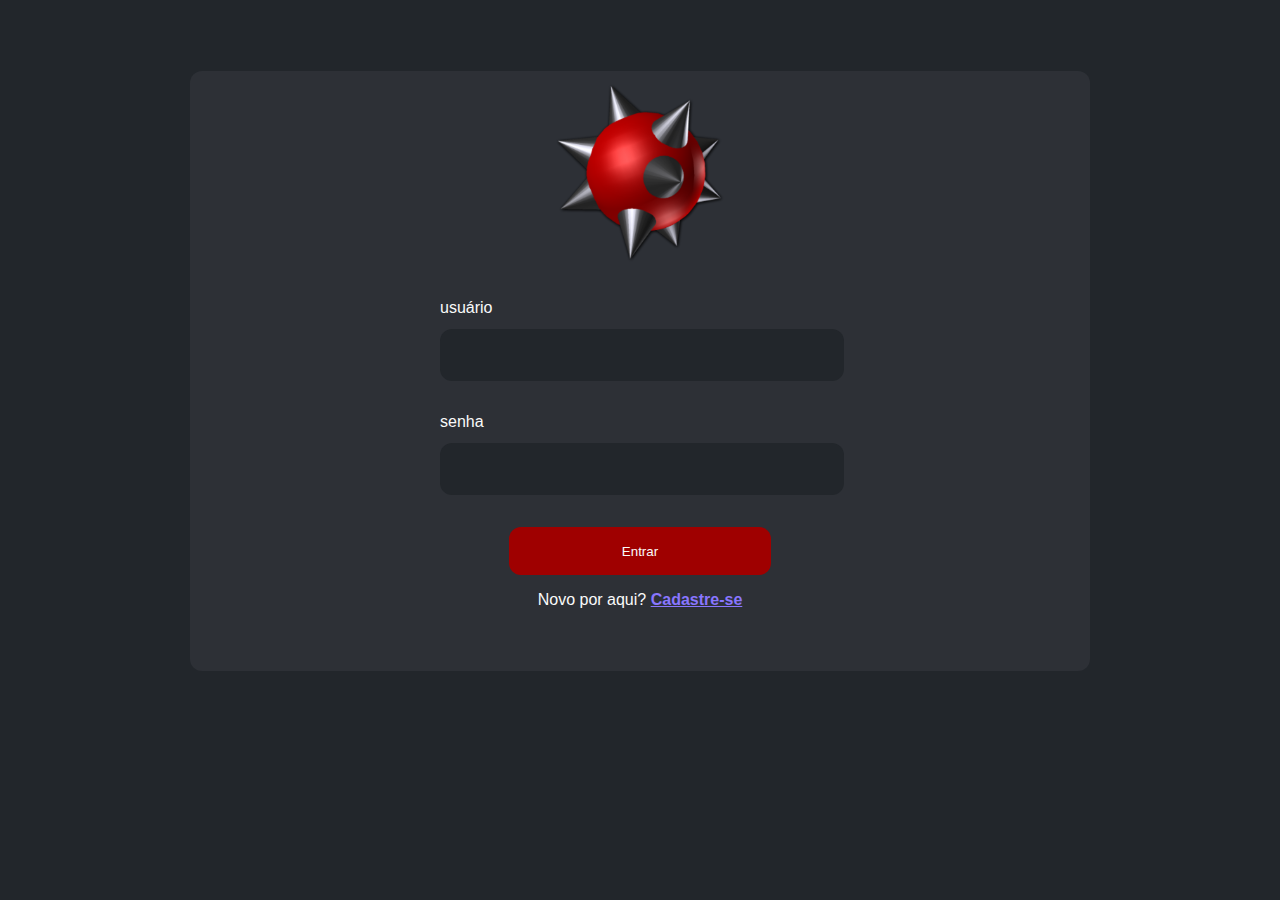
<file: index.html>
<!DOCTYPE html>
<html lang="en">

<head>
    <meta charset="UTF-8">
    <meta http-equiv="X-UA-Compatible" content="IE=edge">
    <meta name="viewport" content="width=device-width, initial-scale=1.0">

    <head>
        <meta http-equiv="refresh" content="5; url=./login/login.html">
    </head>
    <script>
        window.onload = function () {
            // similar behavior as an HTTP redirect
            window.location.replace("./login/login.html");
        }
    </script>
    <title>Document</title>
</head>

<body>

</body>

</html>
</file>
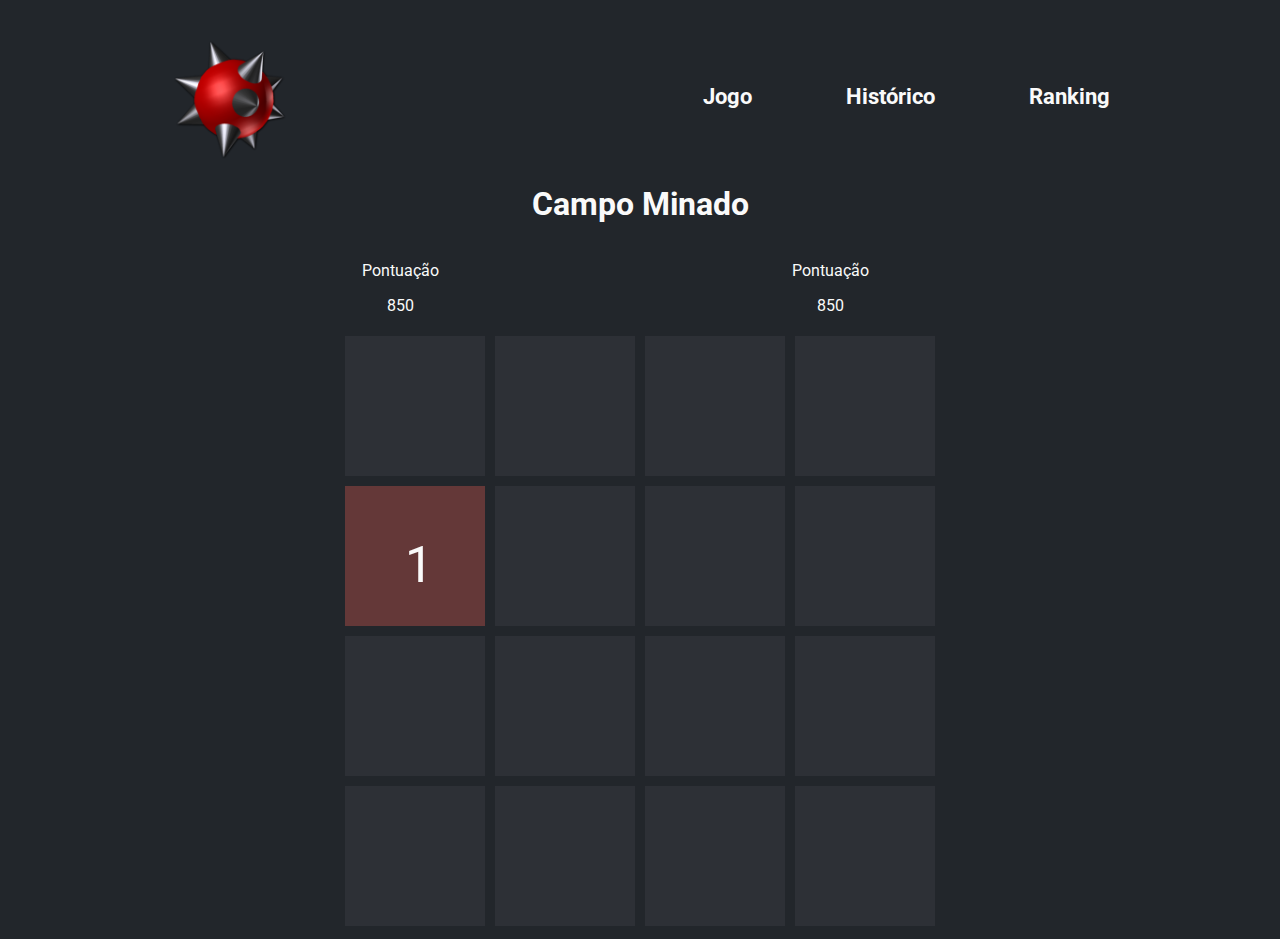
<file: game/game.html>
<!DOCTYPE html>
<html lang="pt-br">

<head>
    <meta charset="UTF-8">
    <meta http-equiv="X-UA-Compatible" content="IE=edge">
    <meta name="viewport" content="width=device-width, initial-scale=1.0">
    <link rel="preconnect" href="https://fonts.googleapis.com">
    <link rel="preconnect" href="https://fonts.gstatic.com" crossorigin>
    <link href="https://fonts.googleapis.com/css2?family=Roboto:wght@100&display=swap" rel="stylesheet">
    <link rel="stylesheet" href="game.css">
    <title>Dark Minefield - Histórico</title>
</head>

<body>
    <header>
        <div class="header">
            <span class="logo-header">
                <img src="../assets/logo.png" alt="Dark Minefield Logo">
            </span>
            <div class="navigation">
                <ul>
                    <li><a href="../game/game.html">Jogo</a></li>
                    <li><a href="../history/history.html">Histórico</a></li>
                    <li><a href="../ranking/ranking.html">Ranking</a></li>
                </ul>
                </span>
            </div>
    </header>
    <main>
        <div class="container">
            <h1>Campo Minado</h1>

            <div class="game-info">
                <div class="game-info-column">
                    <p>Pontuação</p>
                    <p>850</p>
                </div>
                <div class="game-info-column">
                    <p>Pontuação</p>
                    <p>850</p>
                </div>
            </div>
            <div class="game-board">
                <div class="game-row">
                    <figure class="square"></figure>
                    <figure class="square"></figure>
                    <figure class="square"></figure>
                    <figure class="square"></figure>
                </div>
                <div class="game-row">
                    <figure class="square-red">
                        <p>1</p>
                    </figure>
                    <figure class="square"></figure>
                    <figure class="square"></figure>
                    <figure class="square"></figure>
                </div>
                <div class="game-row">
                    <figure class="square"></figure>
                    <figure class="square"></figure>
                    <figure class="square"></figure>
                    <figure class="square"></figure>
                </div>
                <div class="game-row">
                    <figure class="square"></figure>
                    <figure class="square"></figure>
                    <figure class="square"></figure>
                    <figure class="square"></figure>
                </div>
            </div>
        </div>


    </main>
</body>
</file>
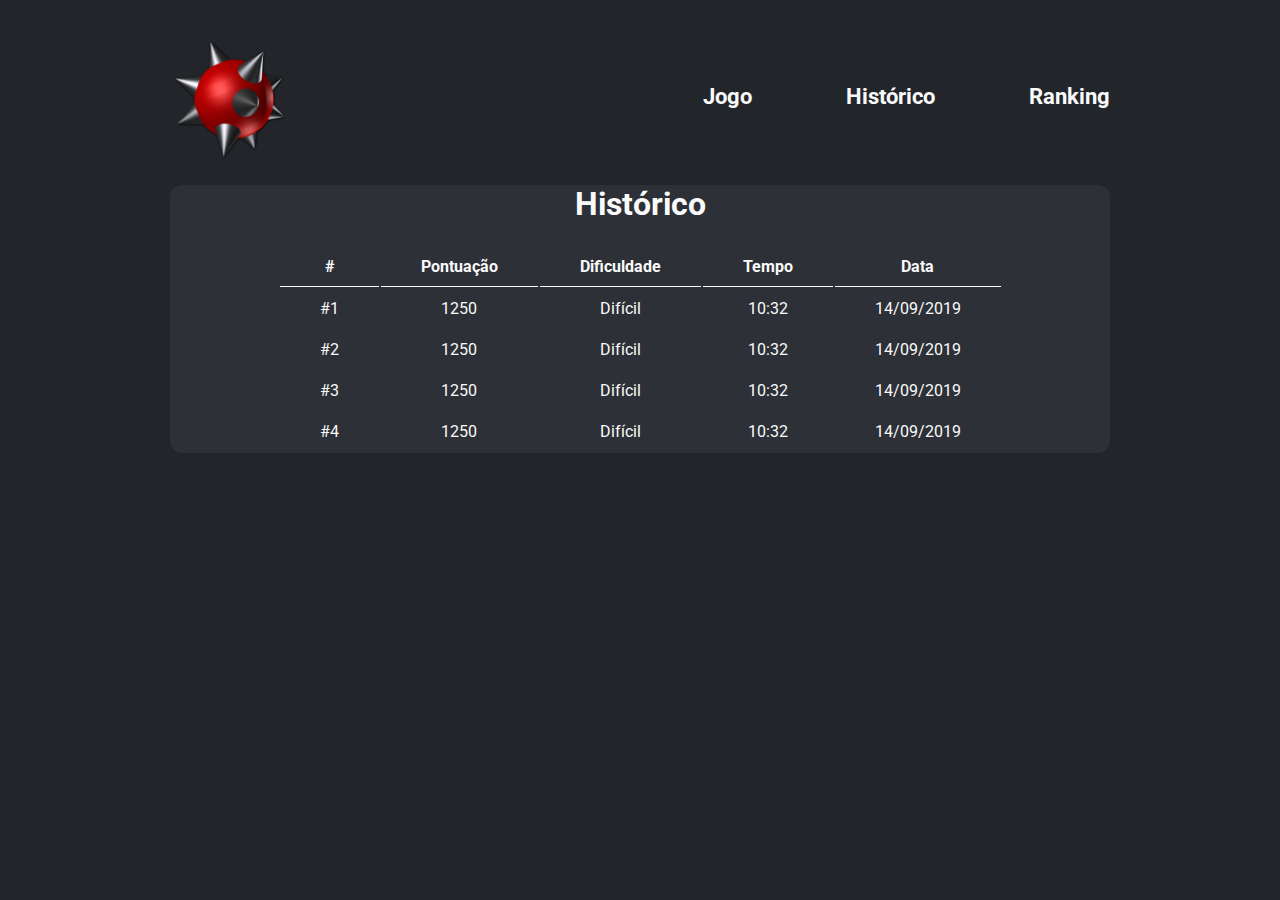
<file: history/history.html>
<!DOCTYPE html>
<html lang="pt-br">

<head>
    <meta charset="UTF-8">
    <meta http-equiv="X-UA-Compatible" content="IE=edge">
    <meta name="viewport" content="width=device-width, initial-scale=1.0">
    <link rel="preconnect" href="https://fonts.googleapis.com">
    <link rel="preconnect" href="https://fonts.gstatic.com" crossorigin>
    <link href="https://fonts.googleapis.com/css2?family=Roboto:wght@100&display=swap" rel="stylesheet">
    <link rel="stylesheet" href="history.css">
    <title>Dark Minefield - Histórico</title>
</head>

<body>
    <header>
        <div class="header">
            <span class="logo-header">
                <img src="../assets/logo.png" alt="Dark Minefield Logo">
            </span>
            <div class="navigation">
                <ul>
                    <li><a href="../game/game.html">Jogo</a></li>
                    <li><a href="../history/history.html">Histórico</a></li>
                    <li><a href="../ranking/ranking.html">Ranking</a></li>
                </ul>
                </span>
            </div>
    </header>
    <main>
        <div class="container">
            <div>
                <h1>Histórico</h1>
            </div>
            <div class="history-table">
                <table>
                    <thead>
                        <th>#</th>
                        <th>Pontuação</th>
                        <th>Dificuldade</th>
                        <th>Tempo</th>
                        <th>Data</th>
                    </thead>
                    <tbody>
                        <tr>
                            <td>#1</td>
                            <td>1250</td>
                            <td>Difícil</td>
                            <td>10:32</td>
                            <td>14/09/2019</td>
                        </tr>
                        <tr>
                            <td>#2</td>
                            <td>1250</td>
                            <td>Difícil</td>
                            <td>10:32</td>
                            <td>14/09/2019</td>
                        </tr>
                        <tr>
                            <td>#3</td>
                            <td>1250</td>
                            <td>Difícil</td>
                            <td>10:32</td>
                            <td>14/09/2019</td>
                        </tr>
                        <tr>
                            <td>#4</td>
                            <td>1250</td>
                            <td>Difícil</td>
                            <td>10:32</td>
                            <td>14/09/2019</td>
                        </tr>
                    </tbody>
                </table>
            </div>
        </div>
    </main>
</body>

</html>
</file>
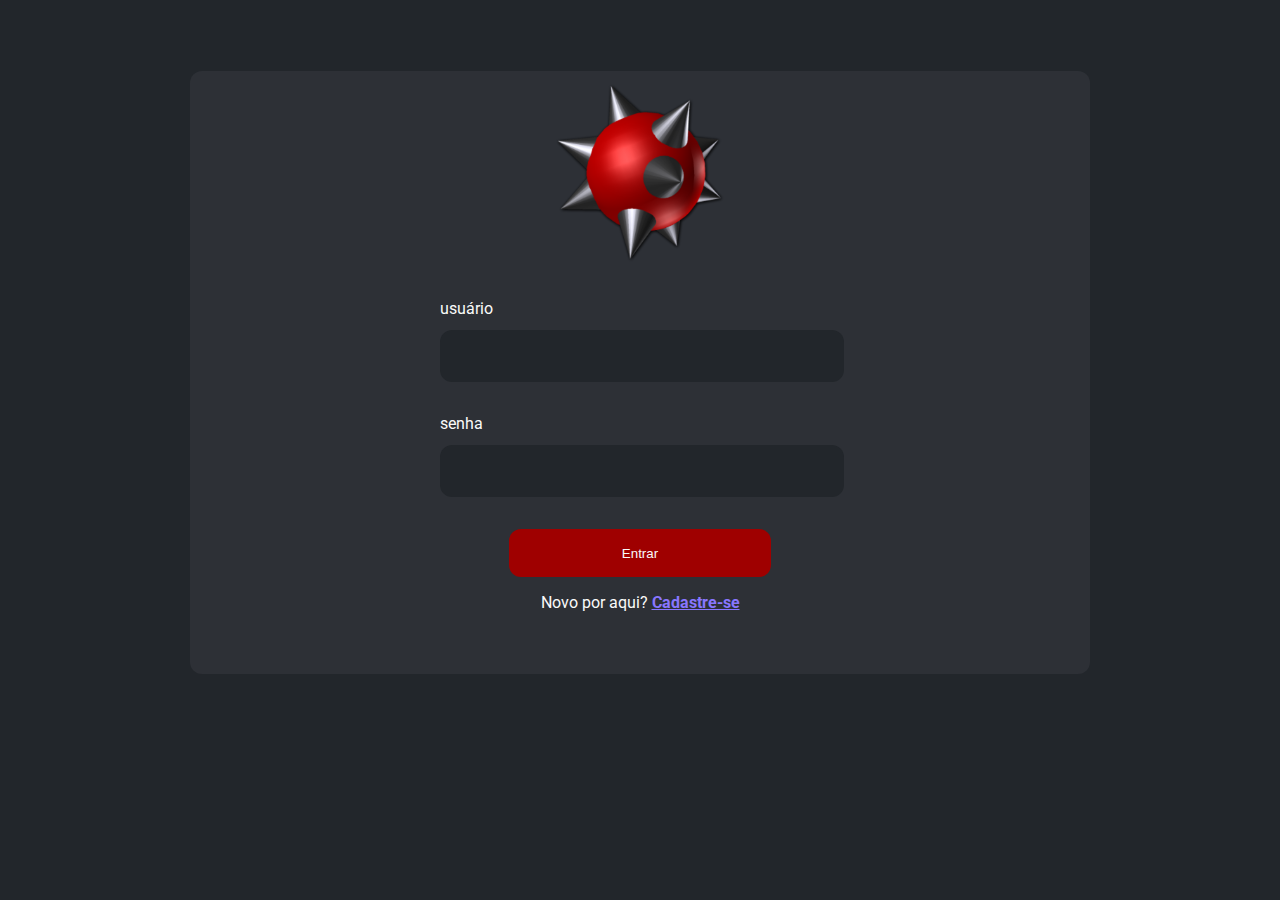
<file: login/login.html>
<!DOCTYPE html>
<html lang="pt-br">

<head>
    <meta charset="UTF-8">
    <meta http-equiv="X-UA-Compatible" content="IE=edge">
    <meta name="viewport" content="width=device-width, initial-scale=1.0">
    <link rel="stylesheet" href="login.css">
    <link rel="preconnect" href="https://fonts.googleapis.com">
    <link rel="preconnect" href="https://fonts.gstatic.com" crossorigin>
    <link href="https://fonts.googleapis.com/css2?family=Roboto:wght@100&display=swap" rel="stylesheet">
    <title>Dark Minefield</title>
</head>

<body>
    <main class="login">
        <div class="container">
            <div class="login-logo">
                <img src="../assets/logo.png" alt="logo dark Minefield">
            </div>
            <form action="../ranking/ranking.html">
                <div class="login-inputs">
                    <div class="input-label">
                        <label for="username">usuário</label>
                    </div>
                    <div class="text-input">
                        <input type="text" name="username" id="username">
                    </div>
                    <div class="input-label">
                        <label for="password">senha</label>
                    </div>
                    <div class="text-input">
                        <input type="password" name="password" id="password">
                    </div>
                </div>
                <div class="login-buttons">
                    <button class="login-button">Entrar</button>
                    <div class="register">
                        <p>Novo por aqui? <a href="../register/register.html" class="register-button">Cadastre-se</span>
                        </p>
                    </div>
                </div>
            </form>
        </div>
    </main>
</body>

</html>
</file>
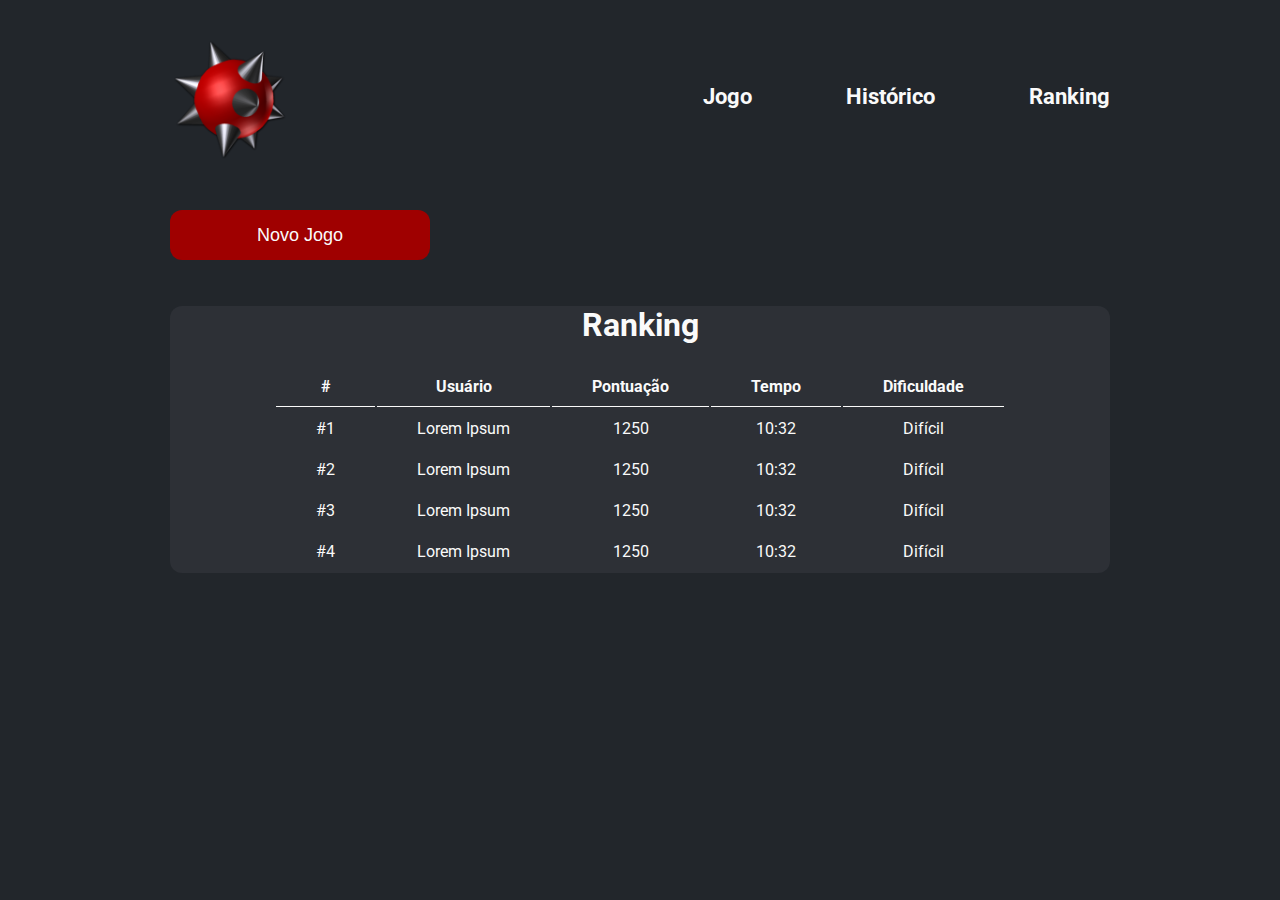
<file: ranking/ranking.html>
<!DOCTYPE html>
<html lang="pt-br">

<head>
    <meta charset="UTF-8">
    <meta http-equiv="X-UA-Compatible" content="IE=edge">
    <meta name="viewport" content="width=device-width, initial-scale=1.0">
    <link rel="preconnect" href="https://fonts.googleapis.com">
    <link rel="preconnect" href="https://fonts.gstatic.com" crossorigin>
    <link href="https://fonts.googleapis.com/css2?family=Roboto:wght@100&display=swap" rel="stylesheet">
    <link rel="stylesheet" href="ranking.css">
    <title>Dark Minefield - Ranking</title>
</head>

<body>
    <header>
        <div class="header">
            <span class="logo-header">
                <img src="../assets/logo.png" alt="Dark Minefield Logo">
            </span>
            <div class="navigation">
                <ul>
                    <li><a href="../game/game.html">Jogo</a></li>
                    <li><a href="../history/history.html">Histórico</a></li>
                    <li><a href="../ranking/ranking.html">Ranking</a></li>
                </ul>
                </span>
            </div>
    </header>
    <main>
        <form action="../game/game.html">
            <div class="new-game">
                <button>Novo Jogo</button>
            </div>
        </form>
        <div class="container">
            <div>
                <h1>Ranking</h1>
            </div>
            <div class="ranking-table">
                <table>
                    <thead>
                        <th>#</th>
                        <th>Usuário</th>
                        <th>Pontuação</th>
                        <th>Tempo</th>
                        <th>Dificuldade</th>
                    </thead>
                    <tbody>
                        <tr>
                            <td>#1</td>
                            <td>Lorem Ipsum</td>
                            <td>1250</td>
                            <td>10:32</td>
                            <td>Difícil</td>
                        </tr>
                        <tr>
                            <td>#2</td>
                            <td>Lorem Ipsum</td>
                            <td>1250</td>
                            <td>10:32</td>
                            <td>Difícil</td>
                        </tr>
                        <tr>
                            <td>#3</td>
                            <td>Lorem Ipsum</td>
                            <td>1250</td>
                            <td>10:32</td>
                            <td>Difícil</td>
                        </tr>
                        <tr>
                            <td>#4</td>
                            <td>Lorem Ipsum</td>
                            <td>1250</td>
                            <td>10:32</td>
                            <td>Difícil</td>
                        </tr>
                    </tbody>
                </table>
            </div>
        </div>
    </main>
</body>

</html>
</file>
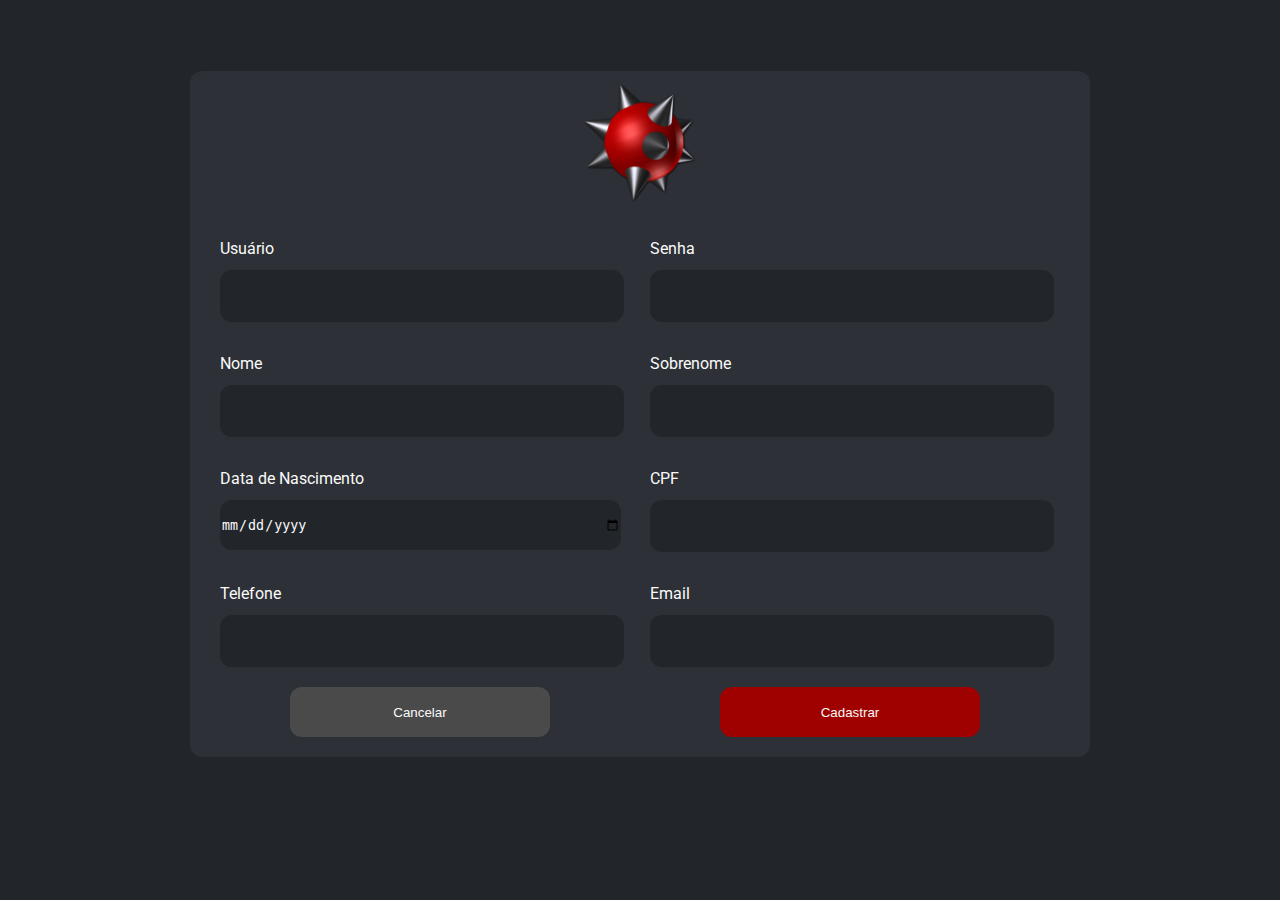
<file: register/register.html>
<!DOCTYPE html>
<html lang="en">

<head>
    <meta charset="UTF-8">
    <meta http-equiv="X-UA-Compatible" content="IE=edge">
    <meta name="viewport" content="width=device-width, initial-scale=1.0">
    <link rel="preconnect" href="https://fonts.googleapis.com">
    <link rel="preconnect" href="https://fonts.gstatic.com" crossorigin>
    <link href="https://fonts.googleapis.com/css2?family=Roboto:wght@100&display=swap" rel="stylesheet">
    <link rel="stylesheet" href="register.css">
    <title>Dark Minefield - Cadastrar</title>
</head>

<body>
    <main class="register">
        <div class="container">
            <div class="register-logo">
                <img src="../assets/logo.png" alt="Dark Minefield logo">
            </div>
            <form class="form" action="../login/login.html">
                <div class="form-row">
                    <div class="form-column">
                        <div class="input-label">
                            <label for="">Usuário</label>
                        </div>
                        <div class="text-input">
                            <input type="text" name="username" id="username">
                        </div>
                    </div>
                    <div class="form-column">
                        <div class="input-label">
                            <label for="password">Senha</label>
                        </div>
                        <div class="text-input">
                            <input type="text" name="password" id="password">
                        </div>
                    </div>
                </div>
                <div class="form-row">
                    <div class="form-column">
                        <div class="input-label">
                            <label for="">Nome</label>
                        </div>
                        <div class="text-input">
                            <input type="text" name="first-name" id="first-name">
                        </div>
                    </div>
                    <div class="form-column">
                        <div class="input-label">
                            <label for="password">Sobrenome</label>
                        </div>
                        <div class="text-input">
                            <input type="text" name="last-name" id="last-name">
                        </div>
                    </div>
                </div>
                <div class="form-row">
                    <div class="form-column">
                        <div class="input-label">
                            <label for="">Data de Nascimento</label>
                        </div>
                        <div class="text-input">
                            <input type="date" name="birth-date" id="birth-date" width="270">
                        </div>
                    </div>
                    <div class="form-column">
                        <div class="input-label">
                            <label for="password">CPF</label>
                        </div>
                        <div class="text-input">
                            <input type="number" name="cpf" id="cpf">
                        </div>
                    </div>
                </div>
                <div class="form-row">
                    <div class="form-column">
                        <div class="input-label">
                            <label for="">Telefone</label>
                        </div>
                        <div class="text-input">
                            <input type="tel" name="phone" id="phone">
                        </div>
                    </div>
                    <div class="form-column">
                        <div class="input-label">
                            <label for="password">Email</label>
                        </div>
                        <div class="text-input">
                            <input type="email" name="email" id="email">
                        </div>
                    </div>
                </div>
                <div class="form-row form-buttons">
                    <div class="form-column cancel-button">
                        <button o>Cancelar</button>
                    </div>
                    <div class="form-column register-button">
                        <button type="submit"> Cadastrar</button>
                    </div>
                </div>
            </form>

        </div>
    </main>
</body>

</html>
</file>
<file: game/game.css>
body {
    background-color: #22262B;
    color: #FAFAFA;
    font-family: 'Roboto', sans-serif;
}

.header {
    margin: 0 auto;
    position: relative;
    width: 940px;
}

.navigation {
    position: absolute;
    top: 60px;
    right: 0;
}

.navigation li {
    margin-left: 90px;
    display: inline;
}

.navigation a {
    font-size: 22px;
    font-weight: bold;
    text-decoration: none;
}

.navigation a:hover {
    color: #C0C0C0;
    cursor: pointer;
    transition: 0.3s;
}


.logo-header img{
    margin-top: 32px;
    width: 120px;
}

.container {
    text-align: center;
    margin: 0 auto;
    width: 940px;
}

.game-info {
    display: flex;
}

.game-info-column {
    margin-left: 30px;
    width: 400px;
}

.game-row {
    display: inline-flex;
}

.square {
    margin: 5px;
    text-align: center;
    background-color: #2D3036;
    height: 140px;
    width: 140px;
}

.square-red {
    position: relative;
    background-color: #643838;
    font-size: 50px;
    height: 140px;
    margin: 5px;
    text-align: center;   
    width: 140px;
}

.square-red p {
    left: 60px;
    position: absolute;
}

a, a:visited, a:hover, a:active {
  color: inherit;
}
</file>
<file: history/history.css>
body {
    background-color: #22262B;
    color: #FAFAFA;
    font-family: 'Roboto', sans-serif;
}

.header {
    margin: 0 auto;
    position: relative;
    width: 940px;
}

.navigation {
    position: absolute;
    top: 60px;
    right: 0;
}

.navigation li {
    margin-left: 90px;
    display: inline;
}

.navigation a {
    font-size: 22px;
    font-weight: bold;
    text-decoration: none;
}

.navigation a:hover {
    color: #C0C0C0;
    cursor: pointer;
    transition: 0.3s;
}


.logo-header img{
    margin-top: 32px;
    width: 120px;
}

.container {
    border-radius: 12px;
    background-color: #2D3036;
    margin: 0 auto 100px;
    position: relative;
    text-align: center;
    width: 940px;
    z-index: 1;
}

.history-table table {
    margin: 0 auto;
}

.history-table tr, td, th {
    padding: 10px 40px;
}

.history-table th {
    border-bottom: 1px solid #FAFAFA;
}

a, a:visited, a:hover, a:active {
  color: inherit;
}
</file>
<file: login/login.css>
body {
    background-color: #22262B;
}

.login { 
    color: #FAFAFA;
    font-family: 'Roboto', sans-serif;
    padding-top: 5%;
}

.container {
    border-radius: 12px;
    background-color: #2D3036;
    margin: 0 auto 100px;
    position: relative;
    text-align: center;
    width: 900px;
    z-index: 1;
}

.login-logo img {
    margin-top: 12px;
    width: 180px;
}

.login-inputs {
    width: 400px;
    margin: 0 auto;
    display: block;
}

.input-label { 
    margin-top: 32px;
    width: 400px;
    text-align: left;
}

.text-input input {
    background-color: #22262B;
    border: none;
    border-radius: 12px;
    color: #FAFAFA;
    margin-top: 12px;
    height: 50px;
    width: 400px;
}

.login-button {
    background-color: #9F0000;
    border: none;
    border-radius: 12px;
    color: #FAFAFA;
    cursor: pointer;
    height: 48px;
    margin-top: 32px;
    width: 262px;
}

.register {
    padding-bottom: 46px;
}

.register-button { 
    color: #8976FF;
    cursor: pointer;
    font-weight: bold;
}
</file>
<file: ranking/ranking.css>
body {
    background-color: #22262B;
    color: #FAFAFA;
    font-family: 'Roboto', sans-serif;
}

.header {
    margin: 0 auto;
    position: relative;
    width: 940px;
}

.navigation {
    position: absolute;
    top: 60px;
    right: 0;
}

.navigation li {
    margin-left: 90px;
    display: inline;
}

.navigation a {
    font-size: 22px;
    font-weight: bold;
    text-decoration: none;
}

.navigation a:hover {
    color: #C0C0C0;
    cursor: pointer;
    transition: 0.3s;
}


.logo-header img{
    margin-top: 32px;
    width: 120px;
}

.new-game {
    margin: 46px auto;
    width: 940px;
}

.new-game button {
    align-content: left;
    background-color: #9F0000;
    border: none;
    border-radius: 12px;
    color: #FAFAFA;
    cursor: pointer;
    font-size: 18px;
    height: 50px;
    width: 260px;

}

.register-button button {
    background-color: #9F0000;
}

.container {
    border-radius: 12px;
    background-color: #2D3036;
    margin: 0 auto 100px;
    position: relative;
    text-align: center;
    width: 940px;
    z-index: 1;
}

.ranking-table table {
    margin: 0 auto;
}

.ranking-table tr, td, th {
    padding: 10px 40px;
}

.ranking-table th {
    border-bottom: 1px solid #FAFAFA;
}

a, a:visited, a:hover, a:active {
  color: inherit;
}
</file>
<file: register/register.css>
body {
    background-color: #22262B;
    
}

.register {
    color: #FAFAFA;
    font-family: 'Roboto', sans-serif;
    padding-top: 5%;
}

.container {
    border-radius: 12px;
    background-color: #2D3036;
    margin: 0 auto 100px;
    position: relative;
    text-align: center;
    width: 900px;
    z-index: 1;
}

.register-logo img {
    margin-top: 12px;
    width: 120px;
}


.input-label { 
    margin-top: 32px;
    text-align: left;
    width: 400px;
}

.text-input input {
    background-color: #22262B;
    border: none;
    border-radius: 12px;
    color: #FAFAFA;
    height: 50px;
    margin-top: 12px;
    width: 400px;
}

.form-row {
    display: flex;
}

.form-column {
    margin-left: 30px;
    width: 400px;
}

.form-buttons {
    margin-top: 20px;
    padding-bottom: 20px;
}

.form-buttons button{
    border: none;
    border-radius: 12px;
    color: #FAFAFA;
    cursor: pointer;
    height: 50px;
    width: 260px;
}

.cancel-button button {
    background-color: #4A4A4A;
}

.register-button button {
    background-color: #9F0000;
}
</file>
